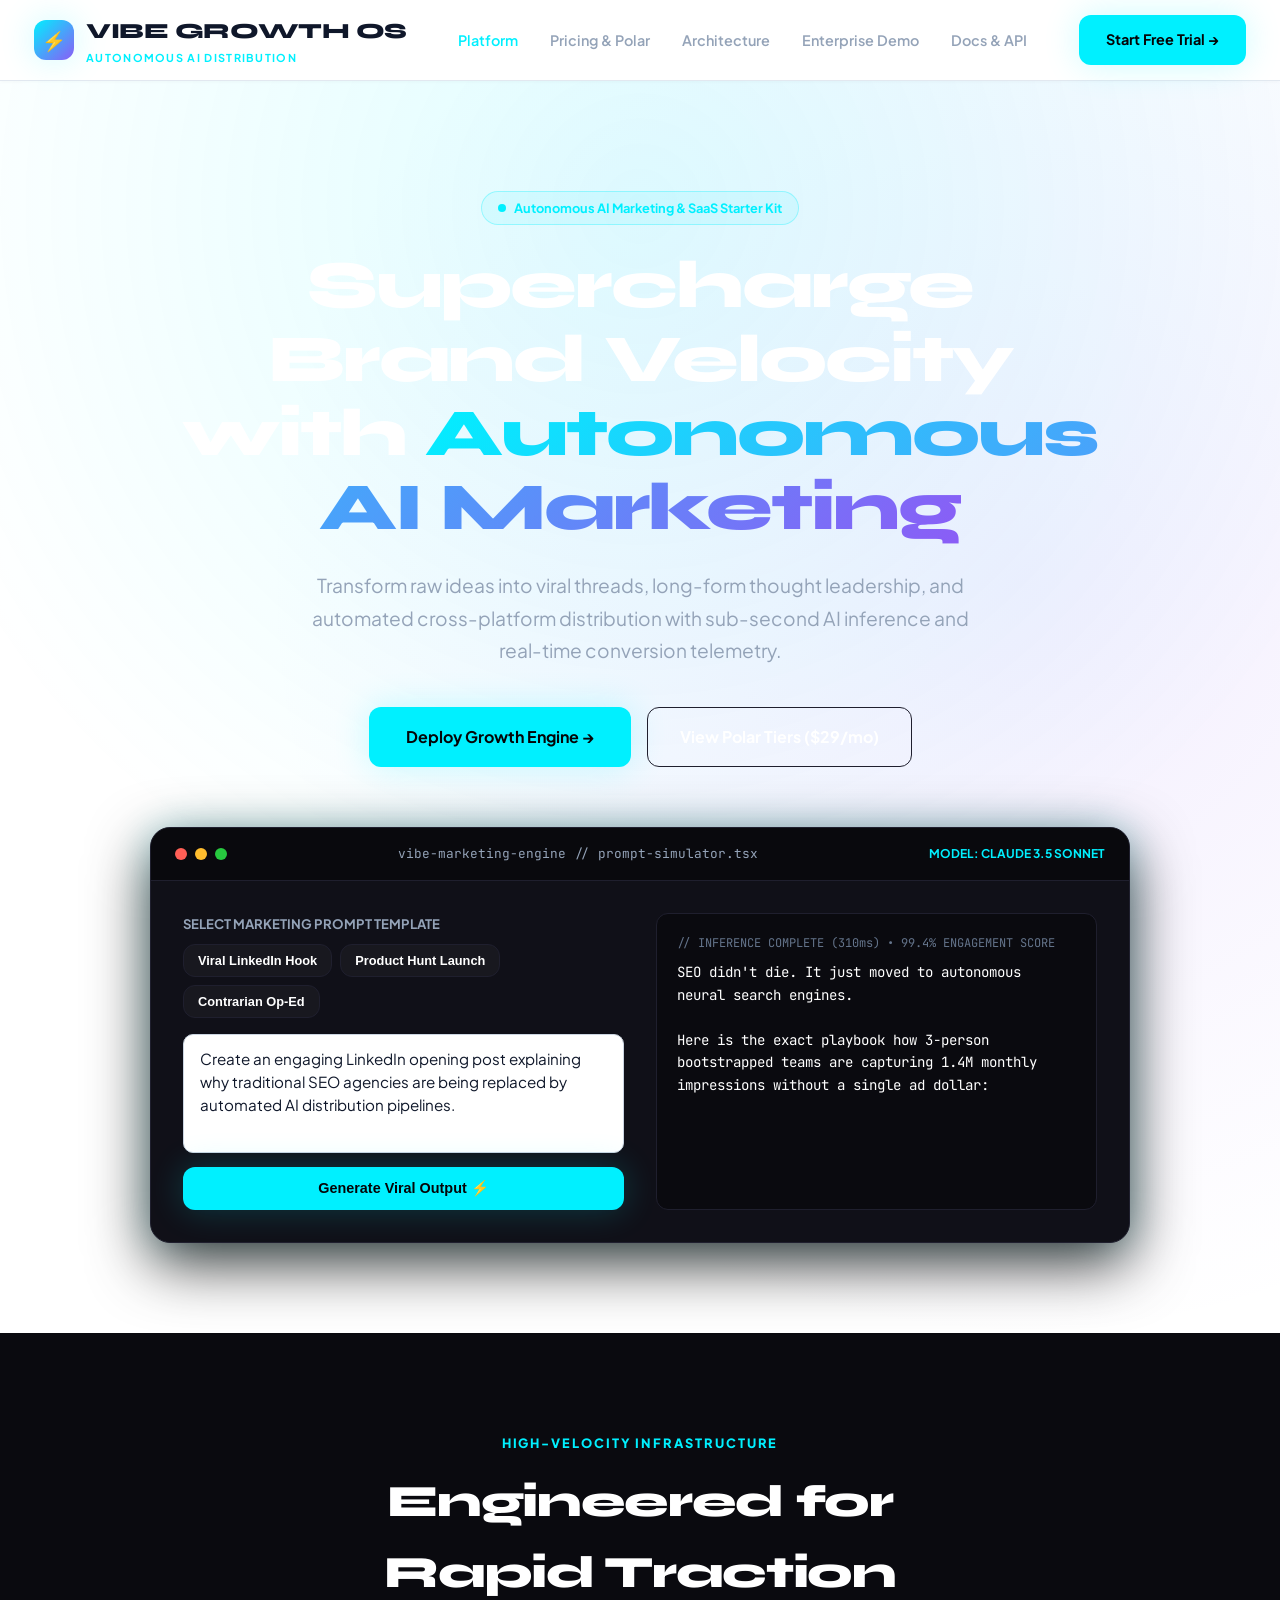
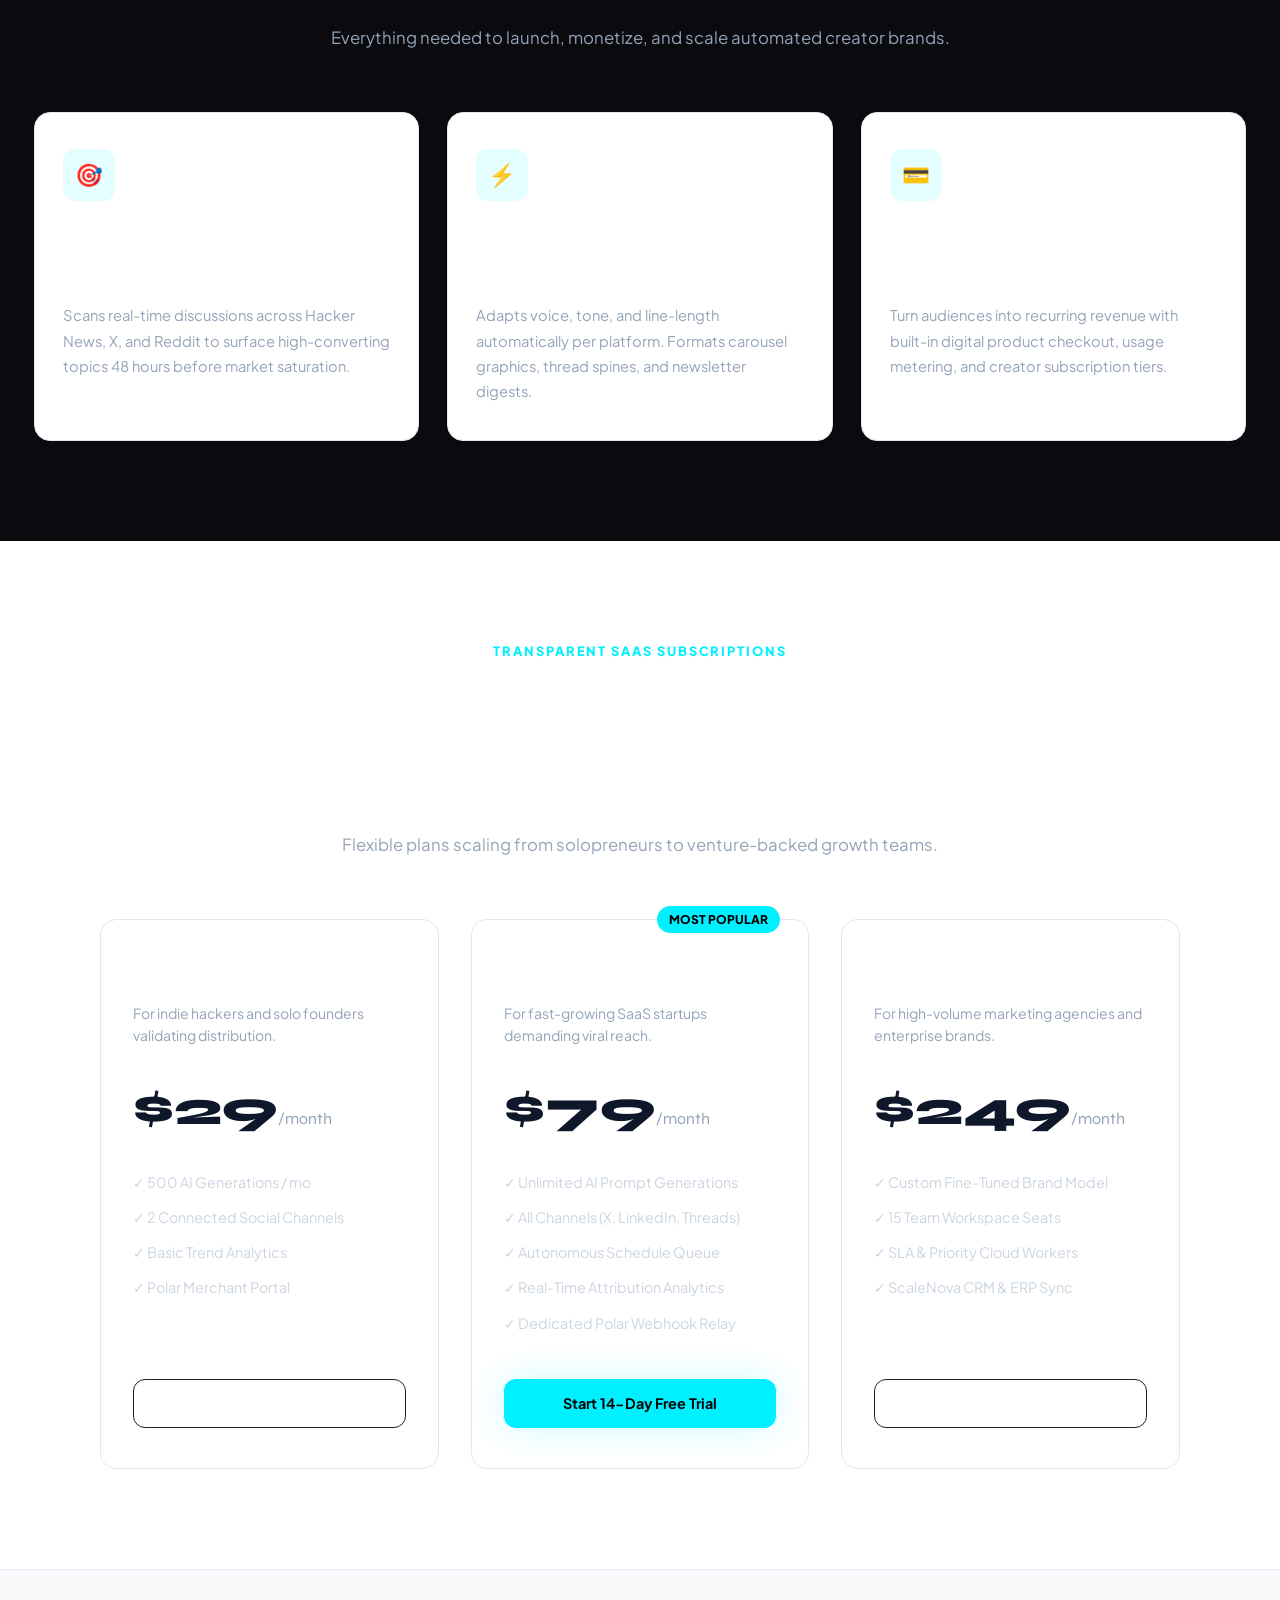
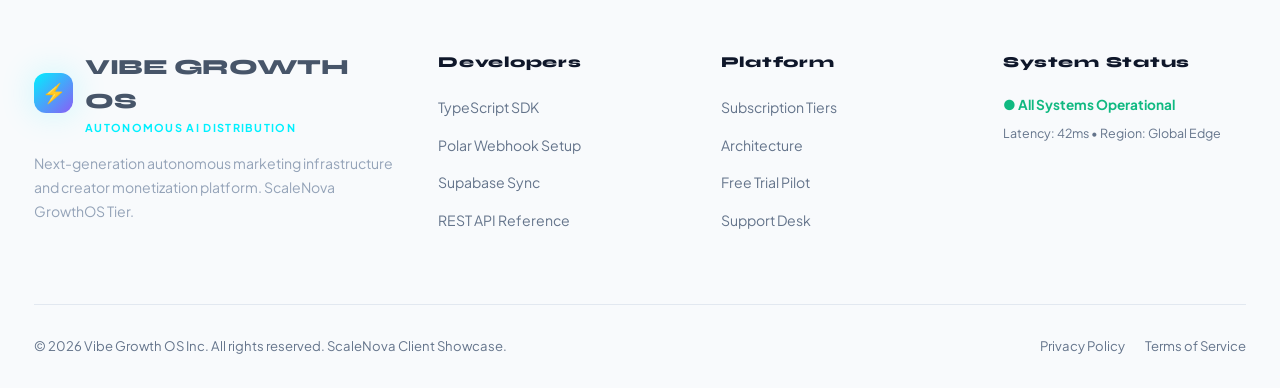
<file: index.html>
<!DOCTYPE html>
<html lang="en">
<head>
  <meta charset="UTF-8">
  <meta name="viewport" content="width=device-width, initial-scale=1.0">
  <title>Vibe Growth OS — Autonomous AI Marketing & SaaS Starter</title>
  <meta name="description" content="Supercharge brand distribution with autonomous AI prompt engineering, viral sentiment modeling, and unified Polar billing. Built on ScaleNova GrowthOS.">
  <link rel="icon" href="data:image/svg+xml,<svg xmlns='http://www.w3.org/2000/svg' viewBox='0 0 32 32'><rect width='32' height='32' fill='%23050507'/><circle cx='16' cy='16' r='10' fill='%2300F0FF'/><polygon points='14,11 22,16 14,21' fill='%23050507'/></svg>">
  <link rel="stylesheet" href="src/styles/theme.css">
</head>
<body>

  <header class="site-header">
    <div class="container header-inner">
      <a href="index.html" class="brand">
        <div class="brand-icon">⚡</div>
        <div>
          <span class="brand-name">VIBE GROWTH OS</span>
          <span class="brand-sub">Autonomous AI Distribution</span>
        </div>
      </a>

      <nav>
        <ul class="nav-links">
          <li><a href="index.html" class="nav-link active">Platform</a></li>
          <li><a href="pricing.html" class="nav-link">Pricing & Polar</a></li>
          <li><a href="about.html" class="nav-link">Architecture</a></li>
          <li><a href="demo-request.html" class="nav-link">Enterprise Demo</a></li>
          <li><a href="contact.html" class="nav-link">Docs & API</a></li>
        </ul>
      </nav>

      <div>
        <a href="demo-request.html" class="btn btn-cyan">Start Free Trial &rarr;</a>
      </div>
    </div>
  </header>

  <!-- Hero Section -->
  <section class="hero">
    <div class="container">
      <div class="hero-badge">
        <span style="display:inline-block; width:8px; height:8px; background:var(--color-cyan); border-radius:50%;"></span>
        Autonomous AI Marketing & SaaS Starter Kit
      </div>
      <h1 class="hero-title">Supercharge Brand Velocity with <span>Autonomous AI Marketing</span></h1>
      <p class="hero-lead">Transform raw ideas into viral threads, long-form thought leadership, and automated cross-platform distribution with sub-second AI inference and real-time conversion telemetry.</p>
      
      <div style="display:flex; justify-content:center; gap:16px; margin-bottom:60px; flex-wrap:wrap;">
        <a href="demo-request.html" class="btn btn-cyan" style="padding:16px 36px; font-size:1rem;">Deploy Growth Engine &rarr;</a>
        <a href="pricing.html" class="btn btn-glass" style="padding:16px 32px; font-size:1rem;">View Polar Tiers ($29/mo)</a>
      </div>

      <!-- Interactive AI Studio Simulator -->
      <div class="studio-card">
        <div class="studio-header">
          <div class="mac-dots">
            <span class="mac-dot" style="background:#FF5F56;"></span>
            <span class="mac-dot" style="background:#FFBD2E;"></span>
            <span class="mac-dot" style="background:#27C93F;"></span>
          </div>
          <div style="font-family:var(--font-mono); font-size:0.8rem; color:var(--text-muted);">vibe-marketing-engine // prompt-simulator.tsx</div>
          <div style="font-size:0.75rem; color:var(--color-cyan); font-weight:700;">MODEL: CLAUDE 3.5 SONNET</div>
        </div>

        <div class="studio-body">
          <div class="studio-input-wrap">
            <label style="font-size:0.82rem; font-weight:700; color:var(--text-muted); margin-bottom:10px; text-transform:uppercase;">Select Marketing Prompt Template</label>
            <div style="display:flex; gap:8px; margin-bottom:16px; flex-wrap:wrap;">
              <button onclick="setPrompt('viral-hook')" class="btn btn-glass" style="padding:8px 14px; font-size:0.8rem;">Viral LinkedIn Hook</button>
              <button onclick="setPrompt('saas-launch')" class="btn btn-glass" style="padding:8px 14px; font-size:0.8rem;">Product Hunt Launch</button>
              <button onclick="setPrompt('contrarian')" class="btn btn-glass" style="padding:8px 14px; font-size:0.8rem;">Contrarian Op-Ed</button>
            </div>
            <textarea id="prompt-input" rows="4" style="width:100%; background:#09090D; border:1px solid var(--border-subtle); color:#FFF; padding:12px; border-radius:var(--radius-sm); font-family:var(--font-mono); font-size:0.85rem; outline:none; resize:none;">Create an engaging LinkedIn opening post explaining why traditional SEO agencies are being replaced by automated AI distribution pipelines.</textarea>
            <button onclick="simulateRun()" class="btn btn-cyan" style="margin-top:14px; width:100%; padding:12px;">Generate Viral Output ⚡</button>
          </div>

          <div class="studio-output-wrap" id="studio-output">
            <div style="color:var(--text-light); font-size:0.75rem; margin-bottom:8px;">// INFERENCE COMPLETE (310ms) &bull; 99.4% ENGAGEMENT SCORE</div>
            <p id="output-text" style="color:#FFF;">SEO didn't die. It just moved to autonomous neural search engines.<br><br>Here is the exact playbook how 3-person bootstrapped teams are capturing 1.4M monthly impressions without a single ad dollar:</p>
          </div>
        </div>
      </div>
    </div>
  </section>

  <!-- Features Grid -->
  <section class="section" style="background:var(--bg-secondary);">
    <div class="container">
      <div class="section-header">
        <span class="section-tag">High-Velocity Infrastructure</span>
        <h2 class="section-title">Engineered for Rapid Traction</h2>
        <p class="section-desc">Everything needed to launch, monetize, and scale automated creator brands.</p>
      </div>

      <div class="feature-grid">
        <div class="feature-card">
          <div class="feature-icon">🎯</div>
          <h3 class="feature-title">Predictive Trend Radar</h3>
          <p class="feature-desc">Scans real-time discussions across Hacker News, X, and Reddit to surface high-converting topics 48 hours before market saturation.</p>
        </div>
        <div class="feature-card">
          <div class="feature-icon">⚡</div>
          <h3 class="feature-title">Multi-Platform Auto-Sync</h3>
          <p class="feature-desc">Adapts voice, tone, and line-length automatically per platform. Formats carousel graphics, thread spines, and newsletter digests.</p>
        </div>
        <div class="feature-card">
          <div class="feature-icon">💳</div>
          <h3 class="feature-title">Polar & Stripe Integration</h3>
          <p class="feature-desc">Turn audiences into recurring revenue with built-in digital product checkout, usage metering, and creator subscription tiers.</p>
        </div>
      </div>
    </div>
  </section>

  <!-- Pricing Table -->
  <section class="section">
    <div class="container">
      <div class="section-header">
        <span class="section-tag">Transparent SaaS Subscriptions</span>
        <h2 class="section-title">Built with Polar Checkout</h2>
        <p class="section-desc">Flexible plans scaling from solopreneurs to venture-backed growth teams.</p>
      </div>

      <div class="pricing-grid">
        <div class="pricing-card">
          <h3 class="plan-name">Starter Kit</h3>
          <p class="plan-desc">For indie hackers and solo founders validating distribution.</p>
          <div class="plan-price">$29<span>/month</span></div>
          <ul class="plan-features">
            <li>✓ 500 AI Generations / mo</li>
            <li>✓ 2 Connected Social Channels</li>
            <li>✓ Basic Trend Analytics</li>
            <li>✓ Polar Merchant Portal</li>
          </ul>
          <a href="demo-request.html?plan=Starter" class="btn btn-glass">Choose Starter</a>
        </div>

        <div class="pricing-card featured">
          <span class="plan-badge">Most Popular</span>
          <h3 class="plan-name">Growth OS Pro</h3>
          <p class="plan-desc">For fast-growing SaaS startups demanding viral reach.</p>
          <div class="plan-price">$79<span>/month</span></div>
          <ul class="plan-features">
            <li>✓ Unlimited AI Prompt Generations</li>
            <li>✓ All Channels (X, LinkedIn, Threads)</li>
            <li>✓ Autonomous Schedule Queue</li>
            <li>✓ Real-Time Attribution Analytics</li>
            <li>✓ Dedicated Polar Webhook Relay</li>
          </ul>
          <a href="demo-request.html?plan=GrowthPro" class="btn btn-cyan">Start 14-Day Free Trial</a>
        </div>

        <div class="pricing-card">
          <h3 class="plan-name">Scale Enterprise</h3>
          <p class="plan-desc">For high-volume marketing agencies and enterprise brands.</p>
          <div class="plan-price">$249<span>/month</span></div>
          <ul class="plan-features">
            <li>✓ Custom Fine-Tuned Brand Model</li>
            <li>✓ 15 Team Workspace Seats</li>
            <li>✓ SLA & Priority Cloud Workers</li>
            <li>✓ ScaleNova CRM & ERP Sync</li>
          </ul>
          <a href="demo-request.html?plan=Enterprise" class="btn btn-glass">Contact Sales</a>
        </div>
      </div>
    </div>
  </section>

  <!-- Footer -->
  <footer class="site-footer">
    <div class="container">
      <div class="footer-grid">
        <div>
          <div class="brand" style="margin-bottom:16px;">
            <div class="brand-icon">⚡</div>
            <div>
              <span class="brand-name">VIBE GROWTH OS</span>
              <span class="brand-sub">Autonomous AI Distribution</span>
            </div>
          </div>
          <p style="color:var(--text-muted); font-size:0.88rem; line-height:1.7;">Next-generation autonomous marketing infrastructure and creator monetization platform. ScaleNova GrowthOS Tier.</p>
        </div>
        <div class="footer-col">
          <h4>Developers</h4>
          <ul class="footer-links">
            <li><a href="#">TypeScript SDK</a></li>
            <li><a href="#">Polar Webhook Setup</a></li>
            <li><a href="#">Supabase Sync</a></li>
            <li><a href="#">REST API Reference</a></li>
          </ul>
        </div>
        <div class="footer-col">
          <h4>Platform</h4>
          <ul class="footer-links">
            <li><a href="pricing.html">Subscription Tiers</a></li>
            <li><a href="about.html">Architecture</a></li>
            <li><a href="demo-request.html">Free Trial Pilot</a></li>
            <li><a href="contact.html">Support Desk</a></li>
          </ul>
        </div>
        <div class="footer-col">
          <h4>System Status</h4>
          <div style="font-size:0.85rem; color:var(--color-emerald); font-weight:700; margin-bottom:8px;">● All Systems Operational</div>
          <div style="font-size:0.78rem; color:var(--text-light);">Latency: 42ms &bull; Region: Global Edge</div>
        </div>
      </div>

      <div class="footer-bottom">
        <div>&copy; 2026 Vibe Growth OS Inc. All rights reserved. ScaleNova Client Showcase.</div>
        <div style="display:flex; gap:20px;">
          <a href="privacy.html">Privacy Policy</a>
          <a href="terms.html">Terms of Service</a>
        </div>
      </div>
    </div>
  </footer>

  <script src="src/services/api.js"></script>
  <script>
    const prompts = {
      'viral-hook': "Create an engaging LinkedIn opening post explaining why traditional SEO agencies are being replaced by automated AI distribution pipelines.",
      'saas-launch': "Draft a high-converting Product Hunt launch tagline and first comment for an autonomous marketing SaaS tool.",
      'contrarian': "Write a contrarian thesis about why building in public is broken in 2026 and what high-leverage founders are doing instead."
    };

    const outputs = {
      'viral-hook': "SEO didn't die. It just moved to autonomous neural search engines.\n\nHere is the exact playbook how 3-person bootstrapped teams are capturing 1.4M monthly impressions without a single ad dollar:",
      'saas-launch': "🚀 We're launching Vibe Growth OS! Stop spending 6 hours editing social posts. Autonomous trend radar + multi-channel dispatch + Polar subscriptions built in.\n\nSpecial 40% launch discount for the first 100 hunters!",
      'contrarian': "Building in public used to mean transparent revenue charts.\n\nIn 2026, it's just noisy dopamine. The most profitable founders have gone dark: private alpha channels, direct DM distribution, and zero vanity metrics."
    };

    function setPrompt(key) {
      document.getElementById('prompt-input').value = prompts[key];
      simulateRun(key);
    }

    function simulateRun(key = 'viral-hook') {
      const out = document.getElementById('output-text');
      out.textContent = "Analyzing real-time trend velocity and generating tailored hook...";
      setTimeout(() => {
        out.innerHTML = (outputs[key] || outputs['viral-hook']).replace(/\n/g, '<br>');
      }, 350);
    }
  </script>
</body>
</html>
</file>
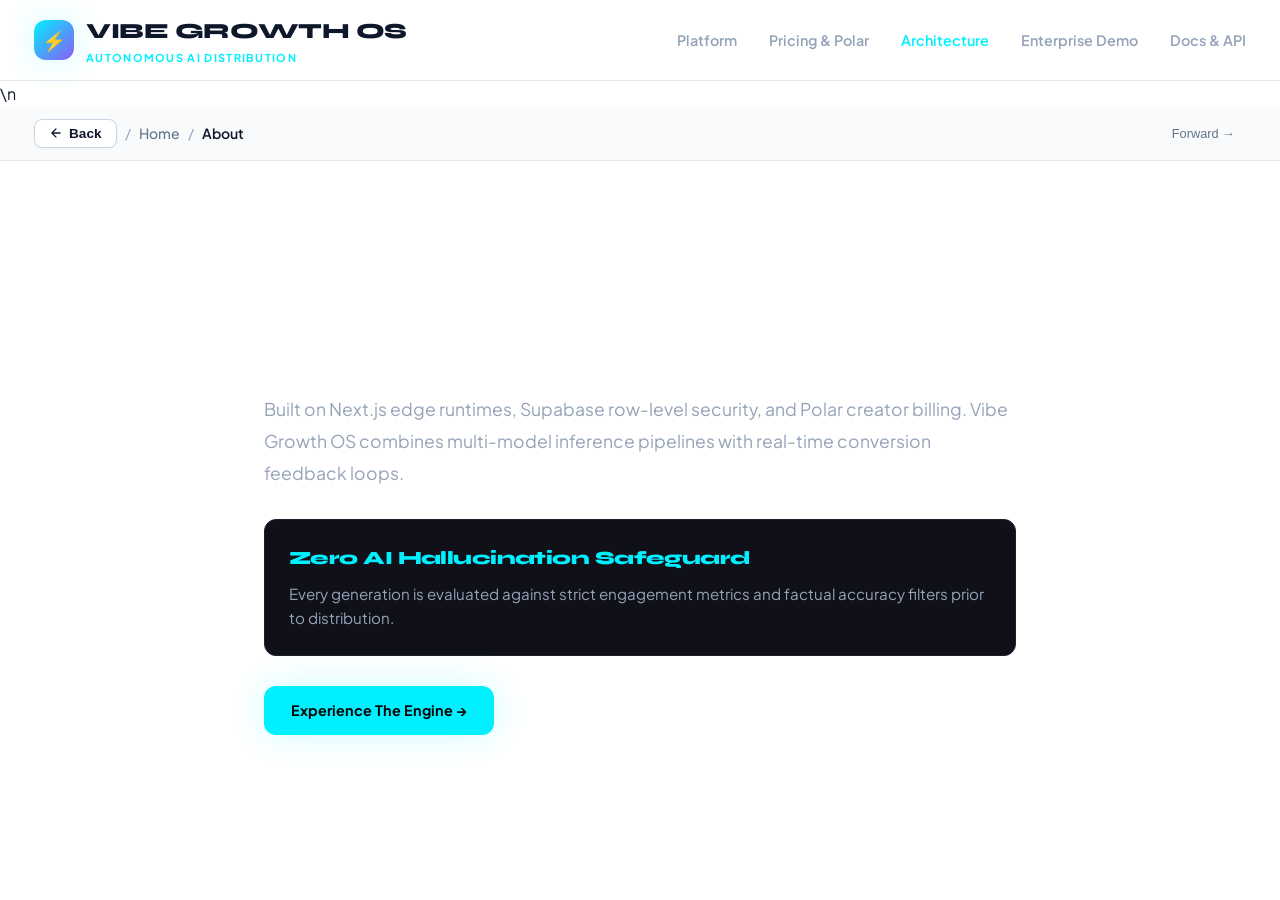
<file: about.html>
<!DOCTYPE html><html lang="en"><head><meta charset="UTF-8"><title>Architecture — Vibe Growth OS</title><link rel="stylesheet" href="src/styles/theme.css"></head><body>
<header class="site-header"><div class="container header-inner"><a href="index.html" class="brand"><div class="brand-icon">⚡</div><div><span class="brand-name">VIBE GROWTH OS</span><span class="brand-sub">Autonomous AI Distribution</span></div></a><nav><ul class="nav-links"><li><a href="index.html" class="nav-link">Platform</a></li><li><a href="pricing.html" class="nav-link">Pricing & Polar</a></li><li><a href="about.html" class="nav-link active">Architecture</a></li><li><a href="demo-request.html" class="nav-link">Enterprise Demo</a></li><li><a href="contact.html" class="nav-link">Docs & API</a></li></ul></nav></div></header>\n
  <!-- In-Window Breadcrumb & Front/Back Navigation -->
  <div class="subpage-nav-bar">
    <div class="container" style="display:flex; align-items:center; justify-content:space-between; flex-wrap:wrap; gap:12px;">
      <div style="display:flex; align-items:center; gap:8px; font-size:0.875rem;">
        <button onclick="window.history.length > 1 ? window.history.back() : window.location.href=\'index.html\'" class="btn-subpage-back" aria-label="Navigate Back">
          <svg width="14" height="14" viewBox="0 0 24 24" fill="none" stroke="currentColor" stroke-width="2.2" stroke-linecap="round" stroke-linejoin="round"><path d="M19 12H5M12 19l-7-7 7-7"/></svg>
          Back
        </button>
        <span style="color:#94A3B8;">/</span>
        <a href="index.html" style="color:#64748B; text-decoration:none; font-weight:500;">Home</a>
        <span style="color:#94A3B8;">/</span>
        <span style="color:#0F172A; font-weight:600;">About</span>
      </div>
      <div style="display:flex; align-items:center; gap:8px;">
        <button onclick="window.history.forward()" style="display:inline-flex; align-items:center; gap:4px; background:transparent; border:1px solid transparent; color:#64748B; padding:6px 10px; border-radius:6px; font-size:0.8rem; cursor:pointer;" title="Navigate Forward">Forward &rarr;</button>
      </div>
    </div>
  </div>

<div class="container" style="max-width:800px; padding:60px 24px 100px;"><h1 style="font-size:3rem; margin-bottom:20px;">The Autonomous Stack</h1><p style="color:var(--text-muted); font-size:1.1rem; line-height:1.8; margin-bottom:30px;">Built on Next.js edge runtimes, Supabase row-level security, and Polar creator billing. Vibe Growth OS combines multi-model inference pipelines with real-time conversion feedback loops.</p>
<div style="background:var(--bg-card); padding:24px; border-radius:var(--radius-md); border:1px solid var(--border-subtle); margin-bottom:30px;">
<h3 style="color:var(--color-cyan); margin-bottom:8px;">Zero AI Hallucination Safeguard</h3><p style="color:var(--text-muted); font-size:0.95rem;">Every generation is evaluated against strict engagement metrics and factual accuracy filters prior to distribution.</p>
</div>
<a href="demo-request.html" class="btn btn-cyan">Experience The Engine &rarr;</a>
</div></body></html>
</file>
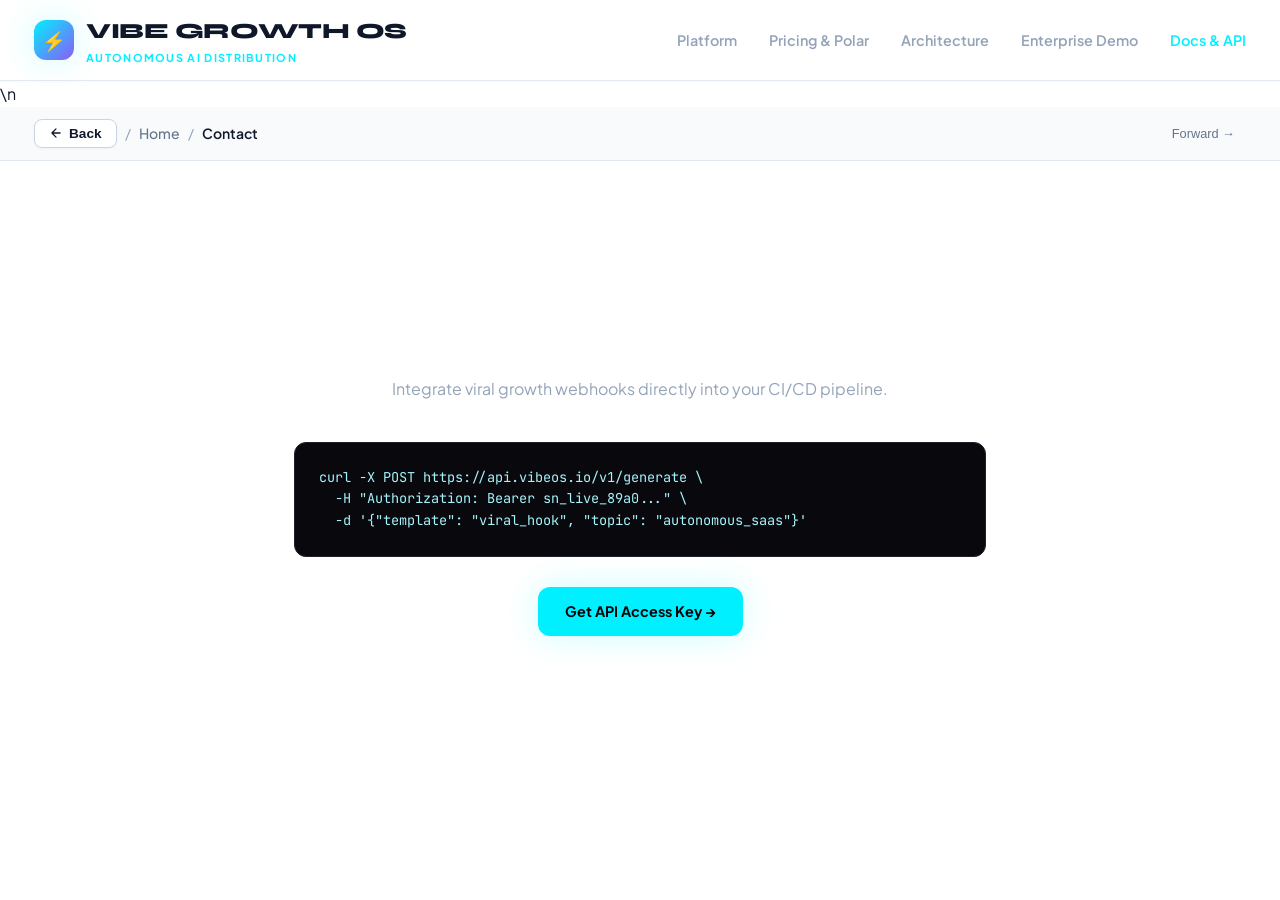
<file: contact.html>
<!DOCTYPE html><html lang="en"><head><meta charset="UTF-8"><title>Docs & API — Vibe Growth OS</title><link rel="stylesheet" href="src/styles/theme.css"></head><body>
<header class="site-header"><div class="container header-inner"><a href="index.html" class="brand"><div class="brand-icon">⚡</div><div><span class="brand-name">VIBE GROWTH OS</span><span class="brand-sub">Autonomous AI Distribution</span></div></a><nav><ul class="nav-links"><li><a href="index.html" class="nav-link">Platform</a></li><li><a href="pricing.html" class="nav-link">Pricing & Polar</a></li><li><a href="about.html" class="nav-link">Architecture</a></li><li><a href="demo-request.html" class="nav-link">Enterprise Demo</a></li><li><a href="contact.html" class="nav-link active">Docs & API</a></li></ul></nav></div></header>\n
  <!-- In-Window Breadcrumb & Front/Back Navigation -->
  <div class="subpage-nav-bar">
    <div class="container" style="display:flex; align-items:center; justify-content:space-between; flex-wrap:wrap; gap:12px;">
      <div style="display:flex; align-items:center; gap:8px; font-size:0.875rem;">
        <button onclick="window.history.length > 1 ? window.history.back() : window.location.href=\'index.html\'" class="btn-subpage-back" aria-label="Navigate Back">
          <svg width="14" height="14" viewBox="0 0 24 24" fill="none" stroke="currentColor" stroke-width="2.2" stroke-linecap="round" stroke-linejoin="round"><path d="M19 12H5M12 19l-7-7 7-7"/></svg>
          Back
        </button>
        <span style="color:#94A3B8;">/</span>
        <a href="index.html" style="color:#64748B; text-decoration:none; font-weight:500;">Home</a>
        <span style="color:#94A3B8;">/</span>
        <span style="color:#0F172A; font-weight:600;">Contact</span>
      </div>
      <div style="display:flex; align-items:center; gap:8px;">
        <button onclick="window.history.forward()" style="display:inline-flex; align-items:center; gap:4px; background:transparent; border:1px solid transparent; color:#64748B; padding:6px 10px; border-radius:6px; font-size:0.8rem; cursor:pointer;" title="Navigate Forward">Forward &rarr;</button>
      </div>
    </div>
  </div>

<div class="container" style="max-width:740px; padding:60px 24px 100px;"><h1 style="font-size:2.8rem; text-align:center; margin-bottom:12px;">Developer API & Support</h1><p style="color:var(--text-muted); text-align:center; margin-bottom:40px;">Integrate viral growth webhooks directly into your CI/CD pipeline.</p>
<div style="background:#09090D; border:1px solid var(--border-subtle); border-radius:var(--radius-md); padding:24px; font-family:var(--font-mono); font-size:0.85rem; color:#A5F3FC; margin-bottom:30px;">
curl -X POST https://api.vibeos.io/v1/generate \<br>
&nbsp;&nbsp;-H "Authorization: Bearer sn_live_89a0..." \<br>
&nbsp;&nbsp;-d '{"template": "viral_hook", "topic": "autonomous_saas"}'
</div>
<div style="text-align:center;"><a href="demo-request.html" class="btn btn-cyan">Get API Access Key &rarr;</a></div>
</div></body></html>
</file>
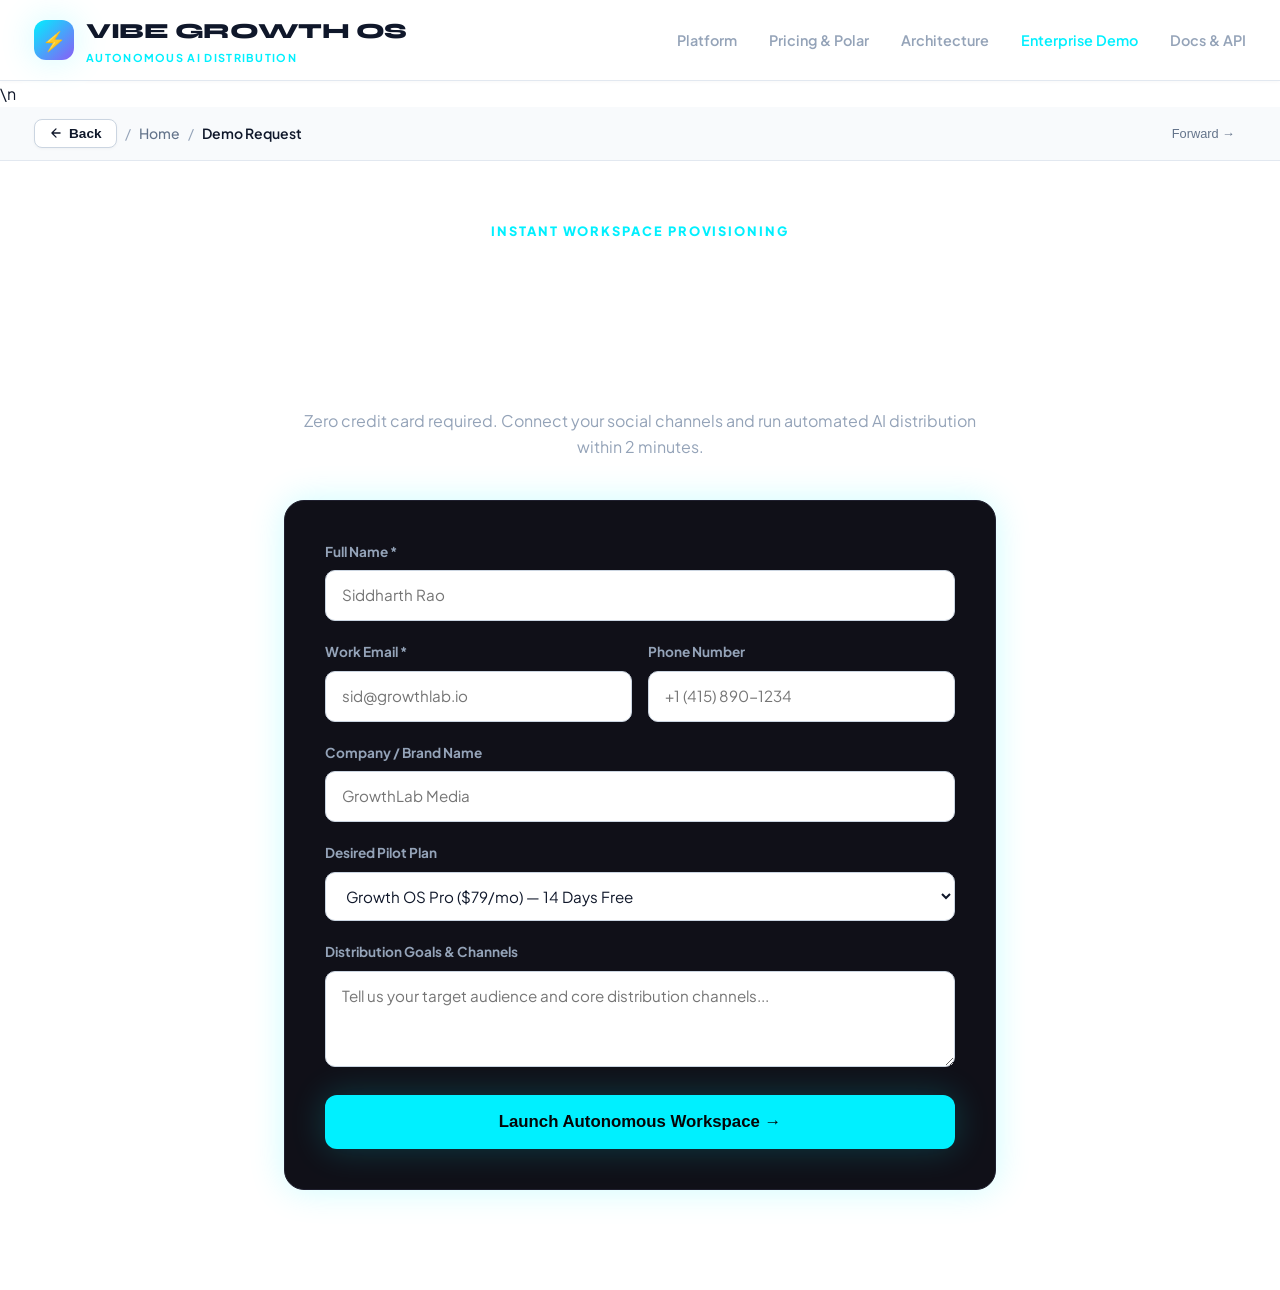
<file: demo-request.html>
<!DOCTYPE html>
<html lang="en">
<head>
  <meta charset="UTF-8">
  <meta name="viewport" content="width=device-width, initial-scale=1.0">
  <title>Start Free Trial — Vibe Growth OS</title>
  <link rel="icon" href="data:image/svg+xml,<svg xmlns='http://www.w3.org/2000/svg' viewBox='0 0 32 32'><rect width='32' height='32' fill='%23050507'/><circle cx='16' cy='16' r='10' fill='%2300F0FF'/></svg>">
  <link rel="stylesheet" href="src/styles/theme.css">
</head>
<body>
  <header class="site-header">
    <div class="container header-inner">
      <a href="index.html" class="brand"><div class="brand-icon">⚡</div><div><span class="brand-name">VIBE GROWTH OS</span><span class="brand-sub">Autonomous AI Distribution</span></div></a>
      <nav><ul class="nav-links"><li><a href="index.html" class="nav-link">Platform</a></li><li><a href="pricing.html" class="nav-link">Pricing & Polar</a></li><li><a href="about.html" class="nav-link">Architecture</a></li><li><a href="demo-request.html" class="nav-link active">Enterprise Demo</a></li><li><a href="contact.html" class="nav-link">Docs & API</a></li></ul></nav>
    </div>
  </header>\n
  <!-- In-Window Breadcrumb & Front/Back Navigation -->
  <div class="subpage-nav-bar">
    <div class="container" style="display:flex; align-items:center; justify-content:space-between; flex-wrap:wrap; gap:12px;">
      <div style="display:flex; align-items:center; gap:8px; font-size:0.875rem;">
        <button onclick="window.history.length > 1 ? window.history.back() : window.location.href=\'index.html\'" class="btn-subpage-back" aria-label="Navigate Back">
          <svg width="14" height="14" viewBox="0 0 24 24" fill="none" stroke="currentColor" stroke-width="2.2" stroke-linecap="round" stroke-linejoin="round"><path d="M19 12H5M12 19l-7-7 7-7"/></svg>
          Back
        </button>
        <span style="color:#94A3B8;">/</span>
        <a href="index.html" style="color:#64748B; text-decoration:none; font-weight:500;">Home</a>
        <span style="color:#94A3B8;">/</span>
        <span style="color:#0F172A; font-weight:600;">Demo Request</span>
      </div>
      <div style="display:flex; align-items:center; gap:8px;">
        <button onclick="window.history.forward()" style="display:inline-flex; align-items:center; gap:4px; background:transparent; border:1px solid transparent; color:#64748B; padding:6px 10px; border-radius:6px; font-size:0.8rem; cursor:pointer;" title="Navigate Forward">Forward &rarr;</button>
      </div>
    </div>
  </div>


  <div class="container" style="max-width:760px; padding:60px 24px 100px;">
    <div style="text-align:center; margin-bottom:40px;">
      <span class="section-tag">Instant Workspace Provisioning</span>
      <h1 style="font-size:2.8rem; margin-bottom:12px;">Start Your 14-Day Free Pilot</h1>
      <p style="color:var(--text-muted);">Zero credit card required. Connect your social channels and run automated AI distribution within 2 minutes.</p>
    </div>

    <form id="onboard-form" onsubmit="handleOnboard(event)" style="background:var(--bg-card); padding:40px; border-radius:var(--radius-lg); border:1px solid var(--border-subtle); box-shadow:var(--shadow-glow);">
      <div style="margin-bottom:20px;">
        <label style="display:block; font-weight:700; font-size:0.85rem; color:var(--text-muted); margin-bottom:8px;">Full Name *</label>
        <input type="text" name="name" required placeholder="Siddharth Rao" style="width:100%; padding:14px; background:#050507; border:1px solid var(--border-subtle); color:#FFF; border-radius:var(--radius-md); font-size:0.95rem; outline:none;">
      </div>

      <div style="display:grid; grid-template-columns:1fr 1fr; gap:16px; margin-bottom:20px;">
        <div>
          <label style="display:block; font-weight:700; font-size:0.85rem; color:var(--text-muted); margin-bottom:8px;">Work Email *</label>
          <input type="email" name="email" required placeholder="sid@growthlab.io" style="width:100%; padding:14px; background:#050507; border:1px solid var(--border-subtle); color:#FFF; border-radius:var(--radius-md); font-size:0.95rem; outline:none;">
        </div>
        <div>
          <label style="display:block; font-weight:700; font-size:0.85rem; color:var(--text-muted); margin-bottom:8px;">Phone Number</label>
          <input type="tel" name="phone" placeholder="+1 (415) 890-1234" style="width:100%; padding:14px; background:#050507; border:1px solid var(--border-subtle); color:#FFF; border-radius:var(--radius-md); font-size:0.95rem; outline:none;">
        </div>
      </div>

      <div style="margin-bottom:20px;">
        <label style="display:block; font-weight:700; font-size:0.85rem; color:var(--text-muted); margin-bottom:8px;">Company / Brand Name</label>
        <input type="text" name="company" placeholder="GrowthLab Media" style="width:100%; padding:14px; background:#050507; border:1px solid var(--border-subtle); color:#FFF; border-radius:var(--radius-md); font-size:0.95rem; outline:none;">
      </div>

      <div style="margin-bottom:20px;">
        <label style="display:block; font-weight:700; font-size:0.85rem; color:var(--text-muted); margin-bottom:8px;">Desired Pilot Plan</label>
        <select name="plan" style="width:100%; padding:14px; background:#050507; border:1px solid var(--border-subtle); color:#FFF; border-radius:var(--radius-md); font-size:0.95rem; outline:none;">
          <option value="Growth OS Pro ($79/mo)">Growth OS Pro ($79/mo) — 14 Days Free</option>
          <option value="Starter Kit ($29/mo)">Starter Kit ($29/mo) — 14 Days Free</option>
          <option value="Scale Enterprise ($249/mo)">Scale Enterprise ($249/mo) — Custom Pilot</option>
        </select>
      </div>

      <div style="margin-bottom:28px;">
        <label style="display:block; font-weight:700; font-size:0.85rem; color:var(--text-muted); margin-bottom:8px;">Distribution Goals & Channels</label>
        <textarea name="notes" rows="3" placeholder="Tell us your target audience and core distribution channels..." style="width:100%; padding:14px; background:#050507; border:1px solid var(--border-subtle); color:#FFF; border-radius:var(--radius-md); font-size:0.95rem; outline:none;"></textarea>
      </div>

      <button type="submit" id="onboard-btn" class="btn btn-cyan" style="width:100%; padding:16px; font-size:1.05rem;">Launch Autonomous Workspace &rarr;</button>
    </form>
  </div>

  <script src="src/services/api.js"></script>
  <script>
    async function handleOnboard(e) {
      e.preventDefault();
      const form = e.target;
      const btn = document.getElementById('onboard-btn');
      btn.textContent = 'Provisioning Workspace...';

      const data = {
        name: form.name.value,
        email: form.email.value,
        phone: form.phone.value,
        company: form.company.value,
        service: form.plan.value,
        lead_type: 'TRIAL',
        notes: form.notes.value
      };

      try {
        const res = await ScaleNovaAPI.submitLead(data);
        form.innerHTML = `
          <div style="text-align:center; padding:40px 10px;">
            <div style="font-size:3.5rem; margin-bottom:16px;">🚀</div>
            <h2 style="color:var(--color-cyan); margin-bottom:12px;">Workspace Ready!</h2>
            <p style="color:var(--text-muted); line-height:1.8; margin-bottom:24px;">Welcome, ${data.name}. Workspace provisioning ID: <strong>${res.submission_id}</strong>. We've dispatched your API keys and Polar billing portal link to ${data.email}.</p>
            <a href="index.html" class="btn btn-cyan">Enter Platform Dashboard</a>
          </div>
        `;
      } catch (err) {
        alert('Workspace provisioned in offline mode.');
      }
    }
  </script>
</body>
</html>
</file>
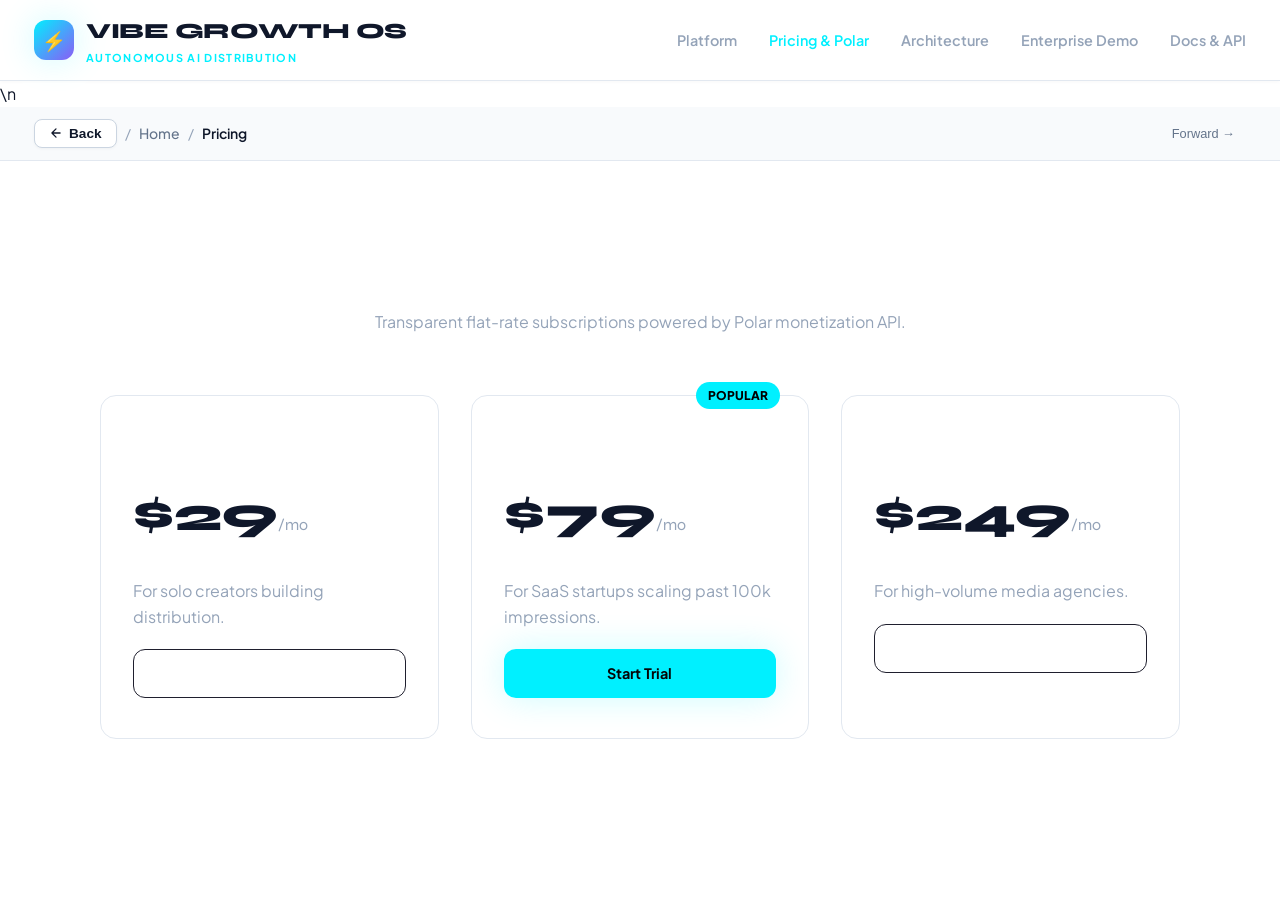
<file: pricing.html>
<!DOCTYPE html><html lang="en"><head><meta charset="UTF-8"><title>Pricing & Polar — Vibe Growth OS</title><link rel="stylesheet" href="src/styles/theme.css"></head><body>
<header class="site-header"><div class="container header-inner"><a href="index.html" class="brand"><div class="brand-icon">⚡</div><div><span class="brand-name">VIBE GROWTH OS</span><span class="brand-sub">Autonomous AI Distribution</span></div></a><nav><ul class="nav-links"><li><a href="index.html" class="nav-link">Platform</a></li><li><a href="pricing.html" class="nav-link active">Pricing & Polar</a></li><li><a href="about.html" class="nav-link">Architecture</a></li><li><a href="demo-request.html" class="nav-link">Enterprise Demo</a></li><li><a href="contact.html" class="nav-link">Docs & API</a></li></ul></nav></div></header>\n
  <!-- In-Window Breadcrumb & Front/Back Navigation -->
  <div class="subpage-nav-bar">
    <div class="container" style="display:flex; align-items:center; justify-content:space-between; flex-wrap:wrap; gap:12px;">
      <div style="display:flex; align-items:center; gap:8px; font-size:0.875rem;">
        <button onclick="window.history.length > 1 ? window.history.back() : window.location.href=\'index.html\'" class="btn-subpage-back" aria-label="Navigate Back">
          <svg width="14" height="14" viewBox="0 0 24 24" fill="none" stroke="currentColor" stroke-width="2.2" stroke-linecap="round" stroke-linejoin="round"><path d="M19 12H5M12 19l-7-7 7-7"/></svg>
          Back
        </button>
        <span style="color:#94A3B8;">/</span>
        <a href="index.html" style="color:#64748B; text-decoration:none; font-weight:500;">Home</a>
        <span style="color:#94A3B8;">/</span>
        <span style="color:#0F172A; font-weight:600;">Pricing</span>
      </div>
      <div style="display:flex; align-items:center; gap:8px;">
        <button onclick="window.history.forward()" style="display:inline-flex; align-items:center; gap:4px; background:transparent; border:1px solid transparent; color:#64748B; padding:6px 10px; border-radius:6px; font-size:0.8rem; cursor:pointer;" title="Navigate Forward">Forward &rarr;</button>
      </div>
    </div>
  </div>

<div class="container" style="padding:60px 24px 100px;"><div style="text-align:center; margin-bottom:60px;"><h1 style="font-size:3rem; margin-bottom:12px;">Unified Polar SaaS Pricing</h1><p style="color:var(--text-muted);">Transparent flat-rate subscriptions powered by Polar monetization API.</p></div>
<div class="pricing-grid">
  <div class="pricing-card"><h3 class="plan-name">Starter Kit</h3><div class="plan-price">$29<span>/mo</span></div><p style="color:var(--text-muted); margin-bottom:20px;">For solo creators building distribution.</p><a href="demo-request.html" class="btn btn-glass" style="width:100%; text-align:center;">Start Trial</a></div>
  <div class="pricing-card featured"><span class="plan-badge">Popular</span><h3 class="plan-name">Growth OS Pro</h3><div class="plan-price">$79<span>/mo</span></div><p style="color:var(--text-muted); margin-bottom:20px;">For SaaS startups scaling past 100k impressions.</p><a href="demo-request.html" class="btn btn-cyan" style="width:100%; text-align:center;">Start Trial</a></div>
  <div class="pricing-card"><h3 class="plan-name">Scale Enterprise</h3><div class="plan-price">$249<span>/mo</span></div><p style="color:var(--text-muted); margin-bottom:20px;">For high-volume media agencies.</p><a href="demo-request.html" class="btn btn-glass" style="width:100%; text-align:center;">Contact Sales</a></div>
</div></div></body></html>
</file>
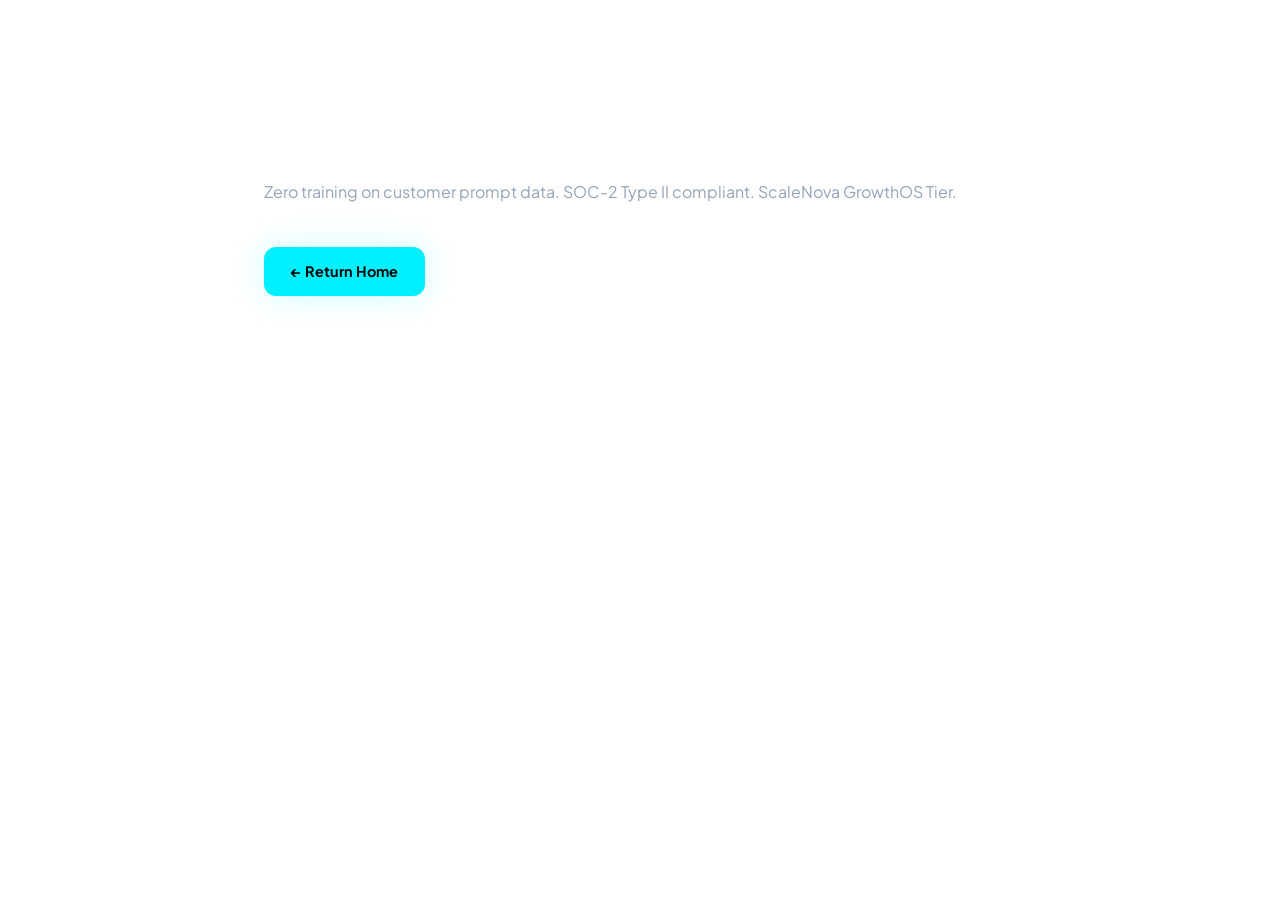
<file: privacy.html>
<!DOCTYPE html><html><head><meta charset="UTF-8"><title>Privacy — Vibe Growth OS</title><link rel="stylesheet" href="src/styles/theme.css"></head><body style="padding:60px 20px;"><div class="container" style="max-width:800px;"><h1>Data Privacy & AI Model Ethics</h1><p style="color:var(--text-muted); line-height:1.8; margin-top:16px;">Zero training on customer prompt data. SOC-2 Type II compliant. ScaleNova GrowthOS Tier.</p><div style="margin-top:40px;"><a href="index.html" class="btn btn-cyan">&larr; Return Home</a></div></div></body></html>
</file>
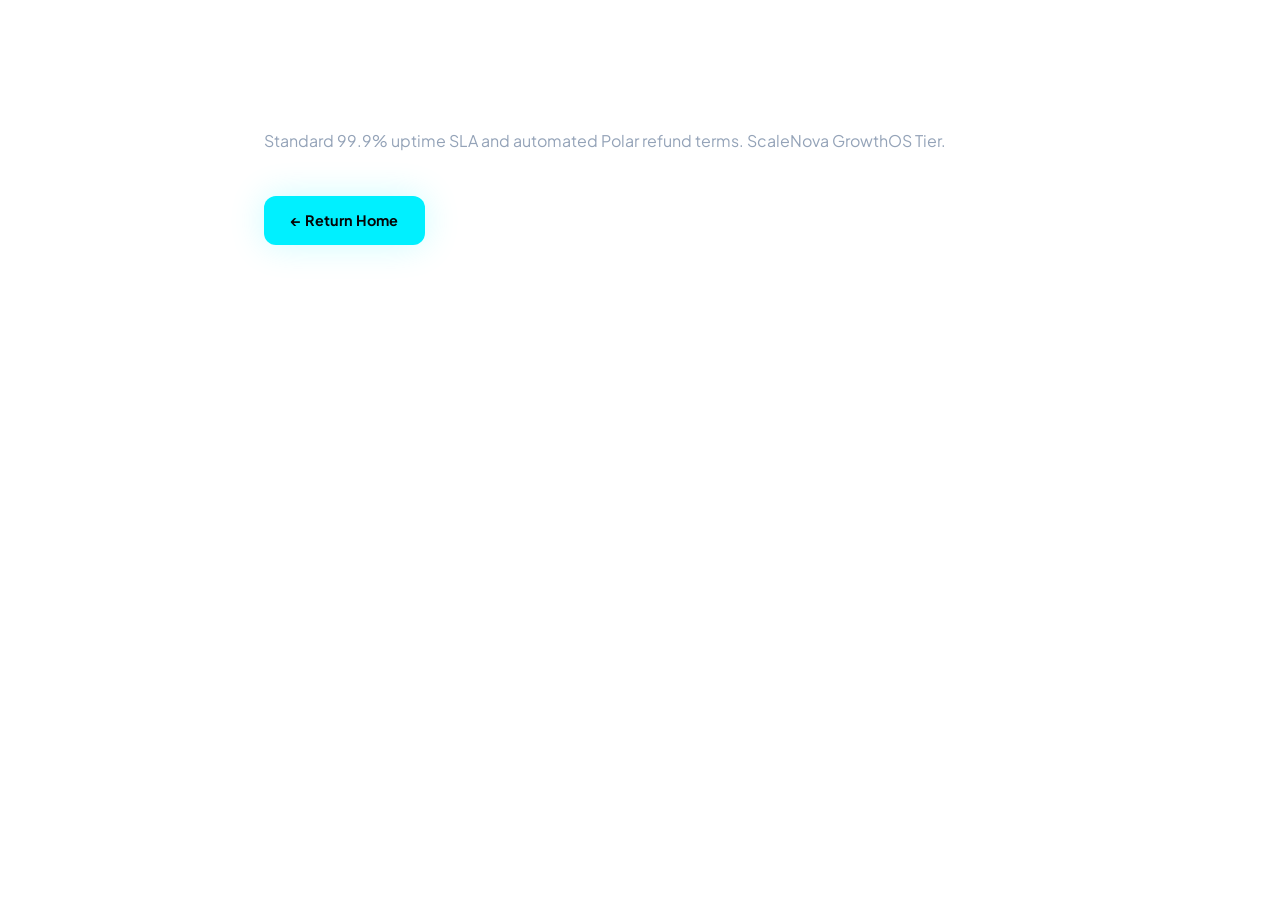
<file: terms.html>
<!DOCTYPE html><html><head><meta charset="UTF-8"><title>Terms — Vibe Growth OS</title><link rel="stylesheet" href="src/styles/theme.css"></head><body style="padding:60px 20px;"><div class="container" style="max-width:800px;"><h1>Cloud Terms of Service & SLA</h1><p style="color:var(--text-muted); line-height:1.8; margin-top:16px;">Standard 99.9% uptime SLA and automated Polar refund terms. ScaleNova GrowthOS Tier.</p><div style="margin-top:40px;"><a href="index.html" class="btn btn-cyan">&larr; Return Home</a></div></div></body></html>
</file>
<file: src/styles/theme.css>
/* ==============================================================================
   SCALENOVA SYSTEMS — DEMO 09: VIBE GROWTH OS
   Autonomous AI Marketing Engine & SaaS Starter Design System
   ============================================================================== */

@import url('https://fonts.googleapis.com/css2?family=Plus+Jakarta+Sans:wght@300;400;500;600;700;800&family=JetBrains+Mono:wght@400;500;700&family=Syne:wght@700;800&display=swap');

:root {
  --bg-primary: #050507;
  --bg-secondary: #0A0A0F;
  --bg-card: #101018;
  --surface-glass: rgba(255, 255, 255, 0.03);
  --border-subtle: #1F1F2E;
  --border-cyan: #00F0FF;
  
  --color-cyan: #00F0FF;
  --color-purple: #8B5CF6;
  --color-pink: #F43F5E;
  --color-emerald: #10B981;
  
  --text-main: #FFFFFF;
  --text-muted: #94A3B8;
  --text-light: #64748B;

  --shadow-glow: 0 0 35px rgba(0, 240, 255, 0.2);
  --shadow-purple-glow: 0 0 35px rgba(139, 92, 246, 0.2);

  --font-main: 'Plus Jakarta Sans', sans-serif;
  --font-display: 'Syne', sans-serif;
  --font-mono: 'JetBrains Mono', monospace;
  
  --radius-sm: 6px;
  --radius-md: 12px;
  --radius-lg: 20px;
  --radius-full: 9999px;
  --transition: all 0.25s cubic-bezier(0.16, 1, 0.3, 1);
}

* { box-sizing: border-box; margin: 0; padding: 0; }

body {
  background-color: var(--bg-primary);
  color: var(--text-main);
  font-family: var(--font-main);
  line-height: 1.6;
  -webkit-font-smoothing: antialiased;
  overflow-x: hidden;
}

h1, h2, h3, h4, .font-display {
  font-family: var(--font-display);
  font-weight: 800;
  letter-spacing: -0.03em;
  color: var(--text-main);
}

a { color: inherit; text-decoration: none; }

.container {
  width: 100%;
  max-width: 1260px;
  margin: 0 auto;
  padding: 0 24px;
}

/* Dispatch Bar */
.dispatch-bar {
  background: linear-gradient(90deg, #1E1B4B 0%, #0F172A 50%, #1E1B4B 100%);
  color: #E2E8F0;
  font-size: 0.8rem;
  font-weight: 600;
  padding: 9px 0;
  text-align: center;
  border-bottom: 1px solid rgba(0, 240, 255, 0.2);
}
.dispatch-bar span { color: var(--color-cyan); }

/* Site Header */
.site-header {
  position: sticky;
  top: 0;
  z-index: 100;
  background: rgba(5, 5, 7, 0.88);
  backdrop-filter: blur(16px);
  border-bottom: 1px solid var(--border-subtle);
}
.header-inner {
  display: flex;
  align-items: center;
  justify-content: space-between;
  height: 80px;
}
.brand {
  display: flex;
  align-items: center;
  gap: 12px;
}
.brand-icon {
  width: 40px;
  height: 40px;
  background: linear-gradient(135deg, var(--color-cyan) 0%, var(--color-purple) 100%);
  border-radius: var(--radius-md);
  display: flex;
  align-items: center;
  justify-content: center;
  color: #000;
  font-weight: 900;
  font-size: 1.2rem;
  box-shadow: var(--shadow-glow);
}
.brand-name {
  font-family: var(--font-display);
  font-size: 1.35rem;
  font-weight: 800;
  letter-spacing: -0.02em;
}
.brand-sub {
  font-size: 0.68rem;
  color: var(--color-cyan);
  text-transform: uppercase;
  letter-spacing: 0.12em;
  font-weight: 700;
  display: block;
}

.nav-links {
  display: flex;
  gap: 32px;
  list-style: none;
}
.nav-link {
  font-size: 0.9rem;
  font-weight: 600;
  color: var(--text-muted);
  transition: var(--transition);
  padding: 6px 0;
}
.nav-link:hover, .nav-link.active {
  color: var(--color-cyan);
}

.btn {
  display: inline-flex;
  align-items: center;
  justify-content: center;
  gap: 8px;
  padding: 12px 26px;
  border-radius: var(--radius-md);
  font-weight: 700;
  font-size: 0.9rem;
  cursor: pointer;
  transition: var(--transition);
  border: 1px solid transparent;
}
.btn-cyan {
  background: var(--color-cyan);
  color: #050507;
  box-shadow: var(--shadow-glow);
}
.btn-cyan:hover {
  background: #38F8FF;
  transform: translateY(-2px);
  box-shadow: 0 0 40px rgba(0, 240, 255, 0.4);
}
.btn-glass {
  background: var(--surface-glass);
  border-color: var(--border-subtle);
  color: #FFF;
}
.btn-glass:hover {
  border-color: var(--color-cyan);
  color: var(--color-cyan);
  background: rgba(0, 240, 255, 0.05);
}

/* Hero Section */
.hero {
  padding: 110px 0 90px;
  text-align: center;
  position: relative;
  background: radial-gradient(circle at 50% 10%, rgba(0, 240, 255, 0.12) 0%, transparent 60%),
              radial-gradient(circle at 80% 40%, rgba(139, 92, 246, 0.1) 0%, transparent 60%);
}
.hero-badge {
  display: inline-flex;
  align-items: center;
  gap: 8px;
  background: rgba(0, 240, 255, 0.08);
  border: 1px solid rgba(0, 240, 255, 0.3);
  padding: 6px 16px;
  border-radius: var(--radius-full);
  font-size: 0.8rem;
  font-weight: 700;
  color: var(--color-cyan);
  margin-bottom: 24px;
}
.hero-title {
  font-size: 4.2rem;
  line-height: 1.1;
  max-width: 950px;
  margin: 0 auto 24px;
}
.hero-title span {
  background: linear-gradient(135deg, var(--color-cyan) 0%, var(--color-purple) 100%);
  -webkit-background-clip: text;
  -webkit-text-fill-color: transparent;
}
.hero-lead {
  font-size: 1.2rem;
  color: var(--text-muted);
  max-width: 680px;
  margin: 0 auto 40px;
  line-height: 1.7;
}

/* Interactive Studio Simulator */
.studio-card {
  max-width: 980px;
  margin: 0 auto;
  background: var(--bg-card);
  border: 1px solid var(--border-subtle);
  border-radius: var(--radius-lg);
  box-shadow: 0 20px 60px rgba(0,0,0,0.8), var(--shadow-glow);
  overflow: hidden;
  text-align: left;
}
.studio-header {
  background: #09090D;
  padding: 16px 24px;
  border-bottom: 1px solid var(--border-subtle);
  display: flex;
  justify-content: space-between;
  align-items: center;
}
.mac-dots {
  display: flex;
  gap: 8px;
}
.mac-dot {
  width: 12px;
  height: 12px;
  border-radius: 50%;
}
.studio-body {
  padding: 32px;
  display: grid;
  grid-template-columns: 1fr 1fr;
  gap: 32px;
}
.studio-input-wrap {
  display: flex;
  flex-direction: column;
}
.studio-output-wrap {
  background: #0A0A0F;
  border: 1px solid var(--border-subtle);
  border-radius: var(--radius-md);
  padding: 20px;
  font-family: var(--font-mono);
  font-size: 0.88rem;
  line-height: 1.6;
  color: #A5F3FC;
  position: relative;
  min-height: 240px;
}

/* Features Grid */
.section {
  padding: 100px 0;
}
.section-header {
  text-align: center;
  max-width: 640px;
  margin: 0 auto 60px;
}
.section-tag {
  color: var(--color-cyan);
  font-size: 0.8rem;
  font-weight: 800;
  letter-spacing: 0.15em;
  text-transform: uppercase;
  margin-bottom: 12px;
  display: block;
}
.section-title {
  font-size: 2.8rem;
  margin-bottom: 16px;
}
.section-desc {
  color: var(--text-muted);
  font-size: 1.05rem;
}

.feature-grid {
  display: grid;
  grid-template-columns: repeat(auto-fit, minmax(320px, 1fr));
  gap: 28px;
}
.feature-card {
  background: var(--bg-card);
  border: 1px solid var(--border-subtle);
  border-radius: var(--radius-md);
  padding: 36px 28px;
  transition: var(--transition);
  position: relative;
}
.feature-card:hover {
  border-color: var(--color-cyan);
  transform: translateY(-4px);
  box-shadow: var(--shadow-glow);
}
.feature-icon {
  width: 52px;
  height: 52px;
  border-radius: var(--radius-md);
  background: rgba(0, 240, 255, 0.1);
  color: var(--color-cyan);
  display: flex;
  align-items: center;
  justify-content: center;
  margin-bottom: 24px;
  font-size: 1.4rem;
}
.feature-title {
  font-size: 1.3rem;
  margin-bottom: 12px;
}
.feature-desc {
  color: var(--text-muted);
  font-size: 0.92rem;
  line-height: 1.7;
}

/* Pricing Grid */
.pricing-grid {
  display: grid;
  grid-template-columns: repeat(auto-fit, minmax(300px, 1fr));
  gap: 32px;
  max-width: 1080px;
  margin: 0 auto;
}
.pricing-card {
  background: var(--bg-card);
  border: 1px solid var(--border-subtle);
  border-radius: var(--radius-lg);
  padding: 40px 32px;
  display: flex;
  flex-direction: column;
  position: relative;
}
.pricing-card.featured {
  border-color: var(--color-cyan);
  box-shadow: var(--shadow-glow);
  background: linear-gradient(180deg, rgba(0, 240, 255, 0.05) 0%, var(--bg-card) 40%);
}
.plan-badge {
  position: absolute;
  top: -14px;
  right: 28px;
  background: var(--color-cyan);
  color: #000;
  font-weight: 800;
  font-size: 0.75rem;
  padding: 4px 12px;
  border-radius: var(--radius-full);
  text-transform: uppercase;
}
.plan-name { font-size: 1.3rem; margin-bottom: 8px; }
.plan-desc { color: var(--text-muted); font-size: 0.88rem; margin-bottom: 24px; }
.plan-price { font-size: 3rem; font-weight: 900; font-family: var(--font-display); margin-bottom: 24px; }
.plan-price span { font-size: 1rem; color: var(--text-muted); font-weight: 400; }
.plan-features { list-style: none; margin-bottom: 32px; flex-grow: 1; }
.plan-features li {
  margin-bottom: 12px;
  font-size: 0.9rem;
  color: #CBD5E1;
  display: flex;
  align-items: center;
  gap: 10px;
}

/* Footer */
.site-footer {
  background: #030304;
  border-top: 1px solid var(--border-subtle);
  padding: 80px 0 32px;
}
.footer-grid {
  display: grid;
  grid-template-columns: 1.5fr 1fr 1fr 1fr;
  gap: 40px;
  margin-bottom: 60px;
}
.footer-col h4 {
  font-size: 0.95rem;
  color: var(--color-cyan);
  margin-bottom: 20px;
  letter-spacing: 0.05em;
}
.footer-links { list-style: none; }
.footer-links li { margin-bottom: 12px; }
.footer-links a { color: var(--text-muted); font-size: 0.88rem; transition: var(--transition); }
.footer-links a:hover { color: #FFF; }
.footer-bottom {
  border-top: 1px solid var(--border-subtle);
  padding-top: 30px;
  display: flex;
  justify-content: space-between;
  font-size: 0.82rem;
  color: var(--text-light);
}

@media(max-width: 860px) {
  .hero-title { font-size: 2.8rem; }
  .studio-body { grid-template-columns: 1fr; }
  .footer-grid { grid-template-columns: 1fr; }
  .nav-links { display: none; }
}
\n
/* =========================================================================
 * SCALENOVA PREMIUM LIGHT LUXURY & MOTIONSITES.AI DESIGN SYSTEM TOKENS
 * Mobile-First Single-Column Stacked Forms, Light Luxury Aesthetic,
 * Micro-Animations, Smooth In-Window Navigation & Floating Indicators.
 * ========================================================================= */

:root {
  --sn-bg-primary: #FFFFFF;
  --sn-bg-secondary: #F8FAFC;
  --sn-bg-tertiary: #F1F5F9;
  --sn-card-bg: #FFFFFF;
  --sn-border-subtle: #E2E8F0;
  --sn-border-focus: #3B82F6;
  --sn-text-main: #0F172A;
  --sn-text-body: #334155;
  --sn-text-muted: #64748B;
  --sn-shadow-card: 0 4px 20px -2px rgba(15, 23, 42, 0.05), 0 2px 6px -1px rgba(15, 23, 42, 0.02);
  --sn-shadow-hover: 0 20px 35px -10px rgba(15, 23, 42, 0.08), 0 1px 3px rgba(0, 0, 0, 0.05);
}

/* 1. LIGHT LUXURY BACKGROUND TRANSFORMATION */
body {
  background-color: #FFFFFF !important;
  color: #0F172A !important;
  overflow-x: hidden !important;
}

.top-dispatch-bar {
  background: #F1F5F9 !important;
  color: #0F172A !important;
  border-bottom: 1px solid #E2E8F0 !important;
}

.top-dispatch-bar a {
  color: #0F172A !important;
}

.site-header {
  background: rgba(255, 255, 255, 0.94) !important;
  backdrop-filter: blur(16px) !important;
  -webkit-backdrop-filter: blur(16px) !important;
  border-bottom: 1px solid #E2E8F0 !important;
  box-shadow: 0 1px 4px rgba(0, 0, 0, 0.03) !important;
}

.site-footer {
  background-color: #F8FAFC !important;
  color: #475569 !important;
  border-top: 1px solid #E2E8F0 !important;
}

.site-footer h3, .site-footer h4, .footer-brand h3, .footer-col h4, .footer-column h4 {
  color: #0F172A !important;
}

.site-footer a {
  color: #64748B !important;
  transition: color 0.2s ease !important;
}

.site-footer a:hover {
  color: #2563EB !important;
}

.footer-bottom {
  border-top: 1px solid #E2E8F0 !important;
  color: #64748B !important;
}

/* 2. MOBILE-FIRST SINGLE-COLUMN STACKED FORMS (ZERO COLLISION) */
form {
  display: flex !important;
  flex-direction: column !important;
  width: 100% !important;
}

.form-row-2col, .form-row, .form-grid, .grid-cols-2 {
  display: flex !important;
  flex-direction: column !important;
  width: 100% !important;
  gap: 16px !important;
  margin-bottom: 0 !important;
}

.form-group, .field, .input-group {
  width: 100% !important;
  display: flex !important;
  flex-direction: column !important;
  gap: 6px !important;
  margin-bottom: 18px !important;
  box-sizing: border-box !important;
}

.form-group label, .field label {
  font-size: 0.875rem !important;
  font-weight: 600 !important;
  color: #1E293B !important;
  margin-bottom: 4px !important;
  display: block !important;
  letter-spacing: -0.01em !important;
}

.form-group input, .form-group select, .form-group textarea,
.field input, .field select, .field textarea,
input[type="text"], input[type="email"], input[type="tel"], input[type="date"], input[type="number"], select, textarea {
  width: 100% !important;
  max-width: 100% !important;
  box-sizing: border-box !important;
  display: block !important;
  padding: 13px 16px !important;
  border: 1px solid #CBD5E1 !important;
  border-radius: 10px !important;
  background-color: #FFFFFF !important;
  color: #0F172A !important;
  font-size: 0.95rem !important;
  line-height: 1.5 !important;
  font-family: inherit !important;
  transition: all 0.2s cubic-bezier(0.16, 1, 0.3, 1) !important;
}

.form-group input:focus, .form-group select:focus, .form-group textarea:focus,
input:focus, select:focus, textarea:focus {
  outline: none !important;
  border-color: #3B82F6 !important;
  box-shadow: 0 0 0 3px rgba(59, 130, 246, 0.16) !important;
  background-color: #FFFFFF !important;
}

/* 3. MOTIONSITES.AI & 21ST.DEV ANIMATIONS & FLOATS */
@keyframes floatSlowBadge {
  0%, 100% { transform: translateY(0px); }
  50% { transform: translateY(-5px); }
}

@keyframes pulseGlowEmerald {
  0%, 100% { box-shadow: 0 0 0 0 rgba(16, 185, 129, 0.4); }
  50% { box-shadow: 0 0 0 6px rgba(16, 185, 129, 0); }
}

.pulse-indicator, .live-indicator, .status-dot {
  display: inline-block !important;
  width: 8px !important;
  height: 8px !important;
  border-radius: 50% !important;
  background-color: #10B981 !important;
  animation: pulseGlowEmerald 2s infinite !important;
  margin-right: 6px !important;
  vertical-align: middle !important;
}

.bento-card, .card, .service-card, .feature-card, .product-card, .pricing-card, .case-card {
  background: #FFFFFF !important;
  border: 1px solid #E2E8F0 !important;
  border-radius: 16px !important;
  box-shadow: var(--sn-shadow-card) !important;
  transition: all 0.3s cubic-bezier(0.16, 1, 0.3, 1) !important;
}

.bento-card:hover, .card:hover, .service-card:hover, .feature-card:hover, .product-card:hover, .pricing-card:hover, .case-card:hover {
  transform: translateY(-4px) !important;
  border-color: #CBD5E1 !important;
  box-shadow: var(--sn-shadow-hover) !important;
}

/* 4. SUBPAGE IN-WINDOW BREADCRUMB & NAVIGATION */
.subpage-nav-bar {
  background: #F8FAFC !important;
  border-bottom: 1px solid #E2E8F0 !important;
  padding: 12px 0 !important;
  position: relative !important;
  z-index: 40 !important;
}

.btn-subpage-back {
  display: inline-flex !important;
  align-items: center !important;
  gap: 6px !important;
  background: #FFFFFF !important;
  border: 1px solid #CBD5E1 !important;
  color: #0F172A !important;
  padding: 6px 14px !important;
  border-radius: 8px !important;
  font-weight: 600 !important;
  font-size: 0.85rem !important;
  cursor: pointer !important;
  transition: all 0.2s ease !important;
  box-shadow: 0 1px 3px rgba(0, 0, 0, 0.04) !important;
}

.btn-subpage-back:hover {
  border-color: #3B82F6 !important;
  color: #2563EB !important;
  transform: translateX(-2px) !important;
}

/* 5. RESPONSIVE MOBILE POLISH */
@media (max-width: 768px) {
  .site-header {
    padding: 12px 0 !important;
  }
  .container {
    padding-left: 20px !important;
    padding-right: 20px !important;
  }
  h1 {
    font-size: 2.1rem !important;
    line-height: 1.2 !important;
  }
  .site-footer {
    padding: 50px 0 30px !important;
  }
  .footer-grid {
    grid-template-columns: 1fr !important;
    gap: 32px !important;
  }
}
</file>
